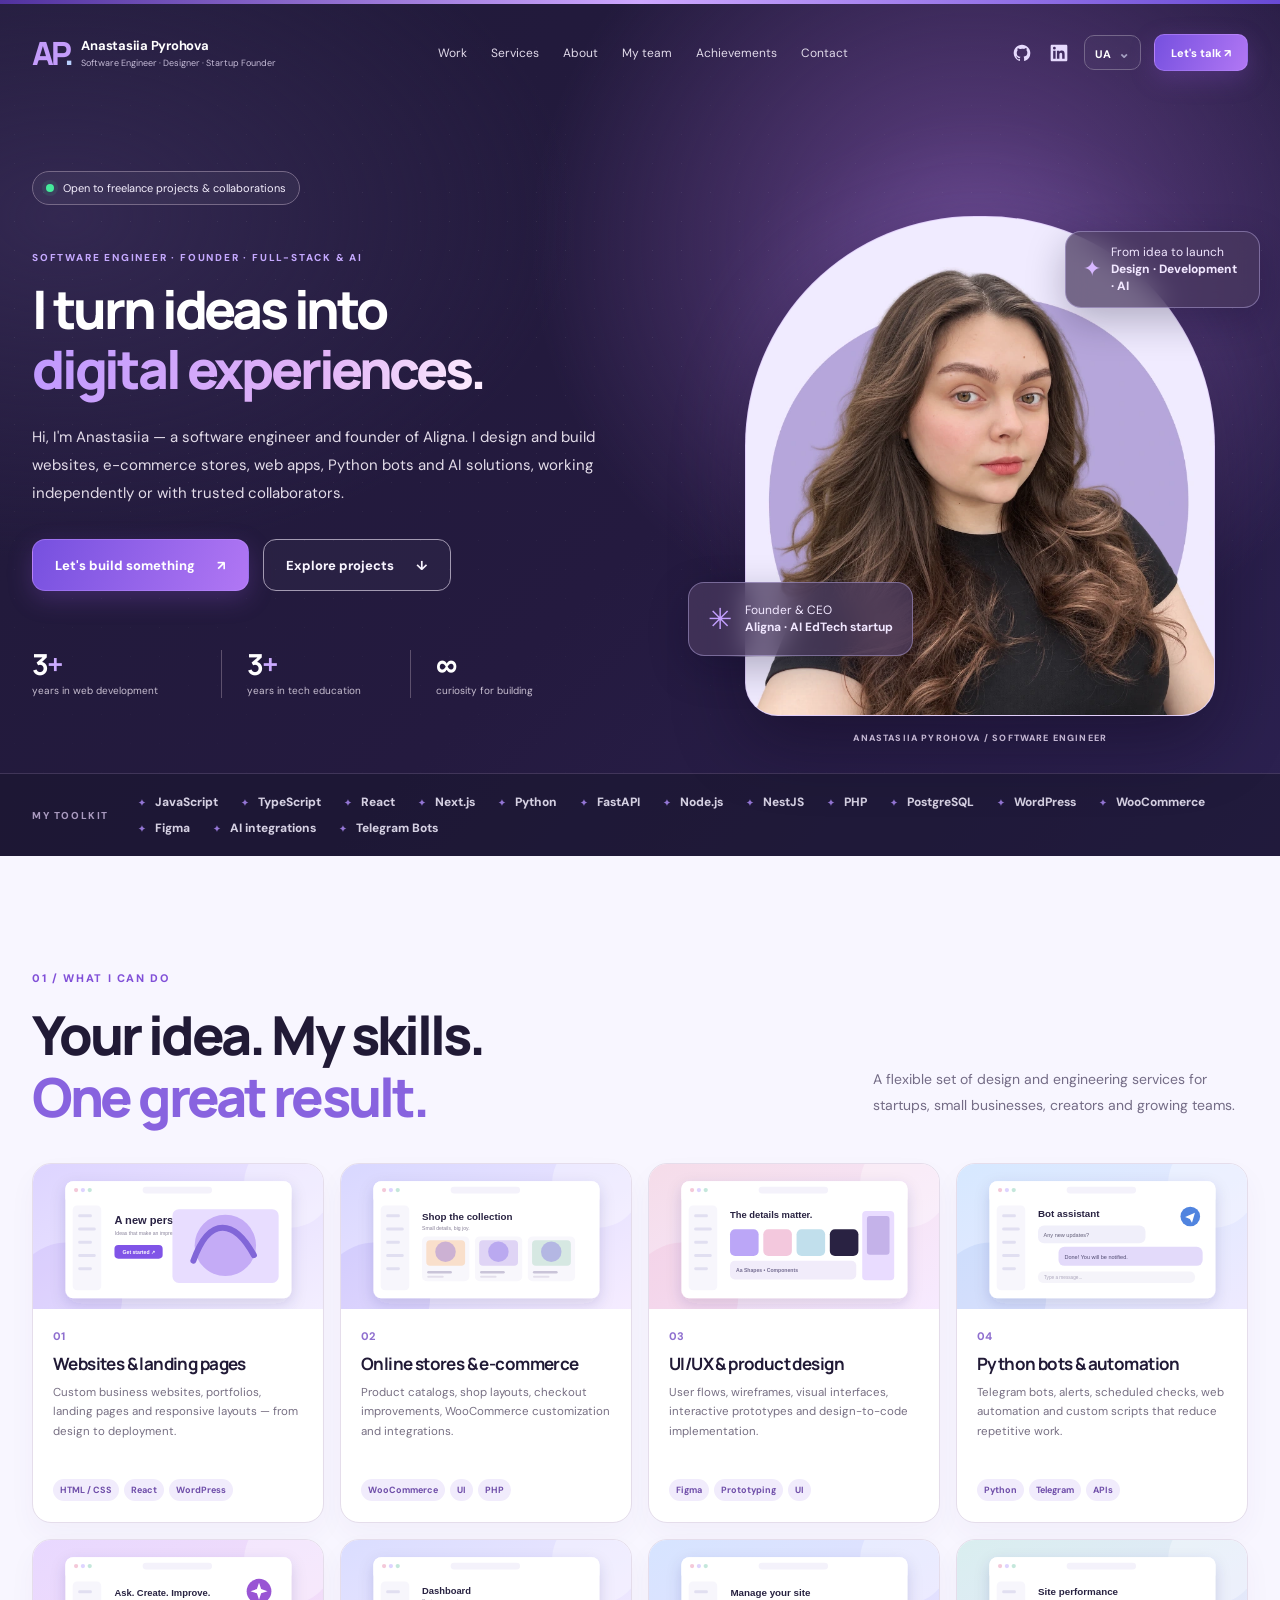
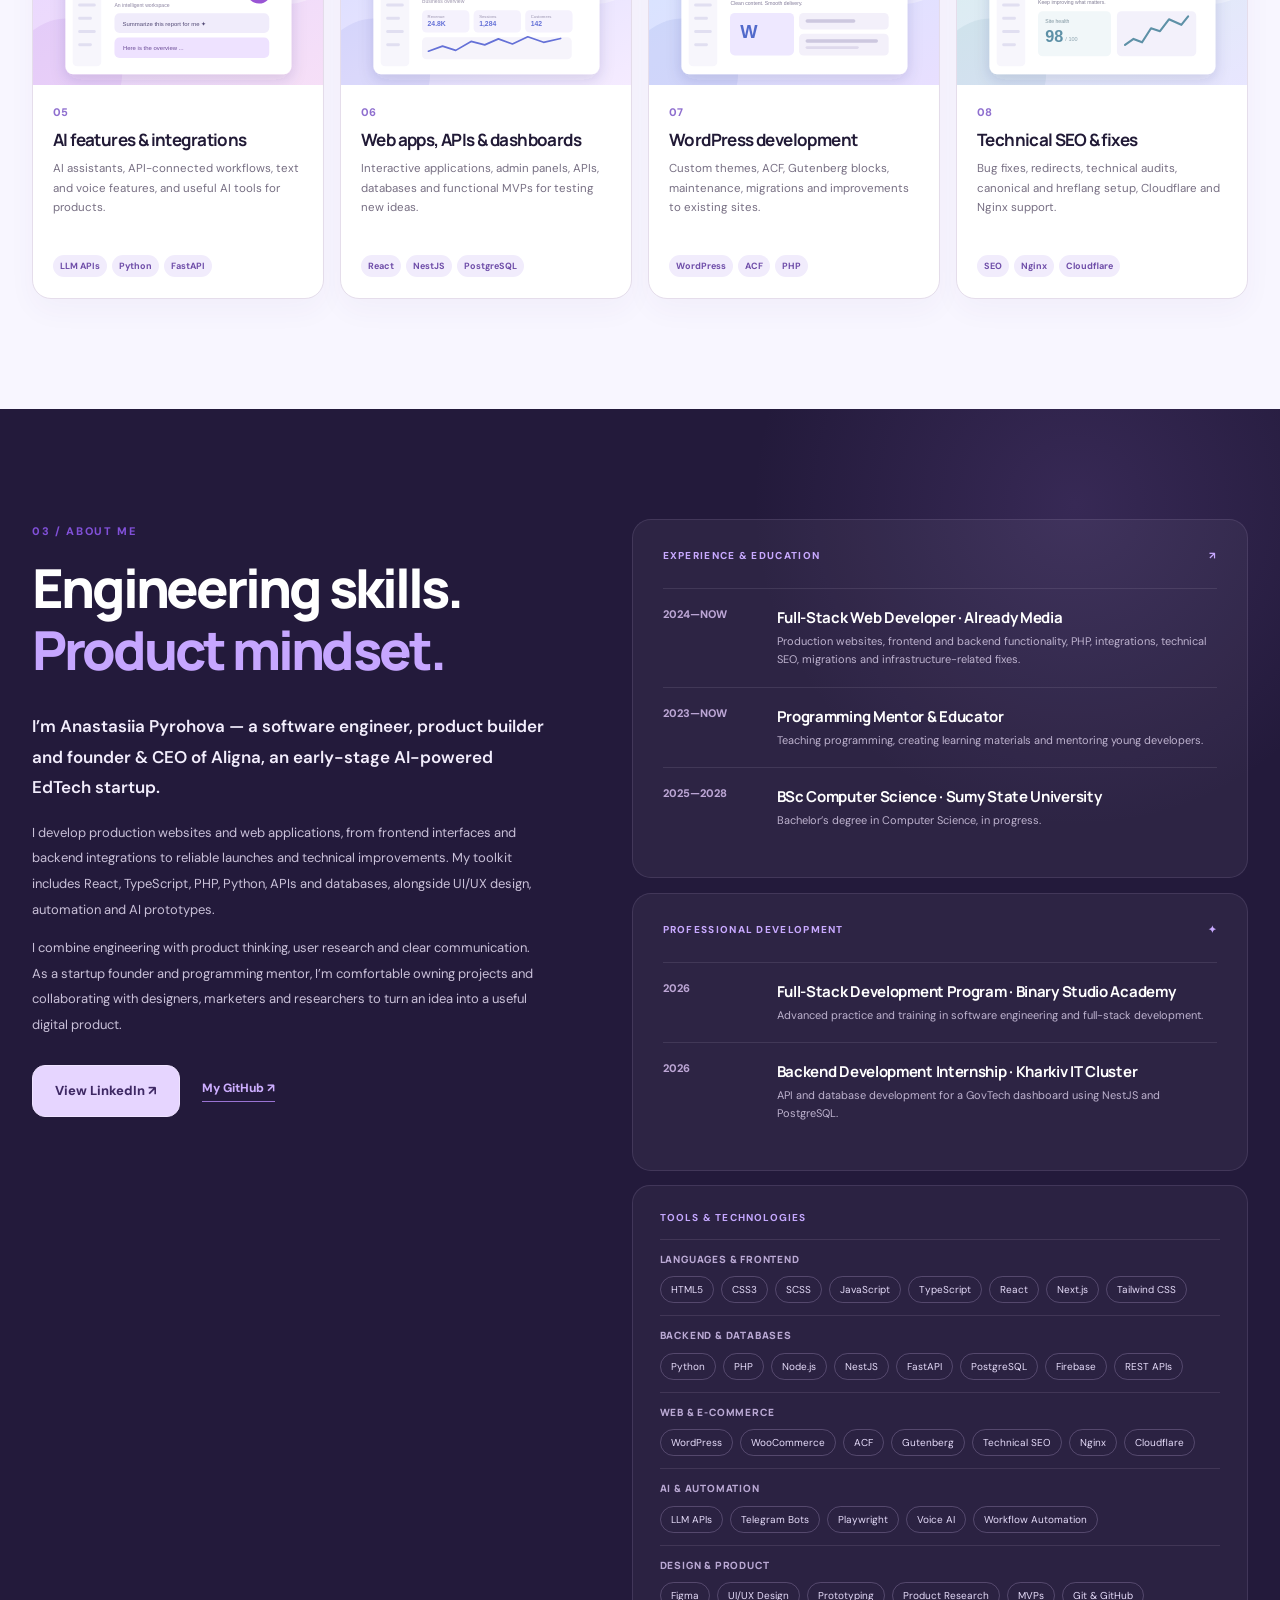
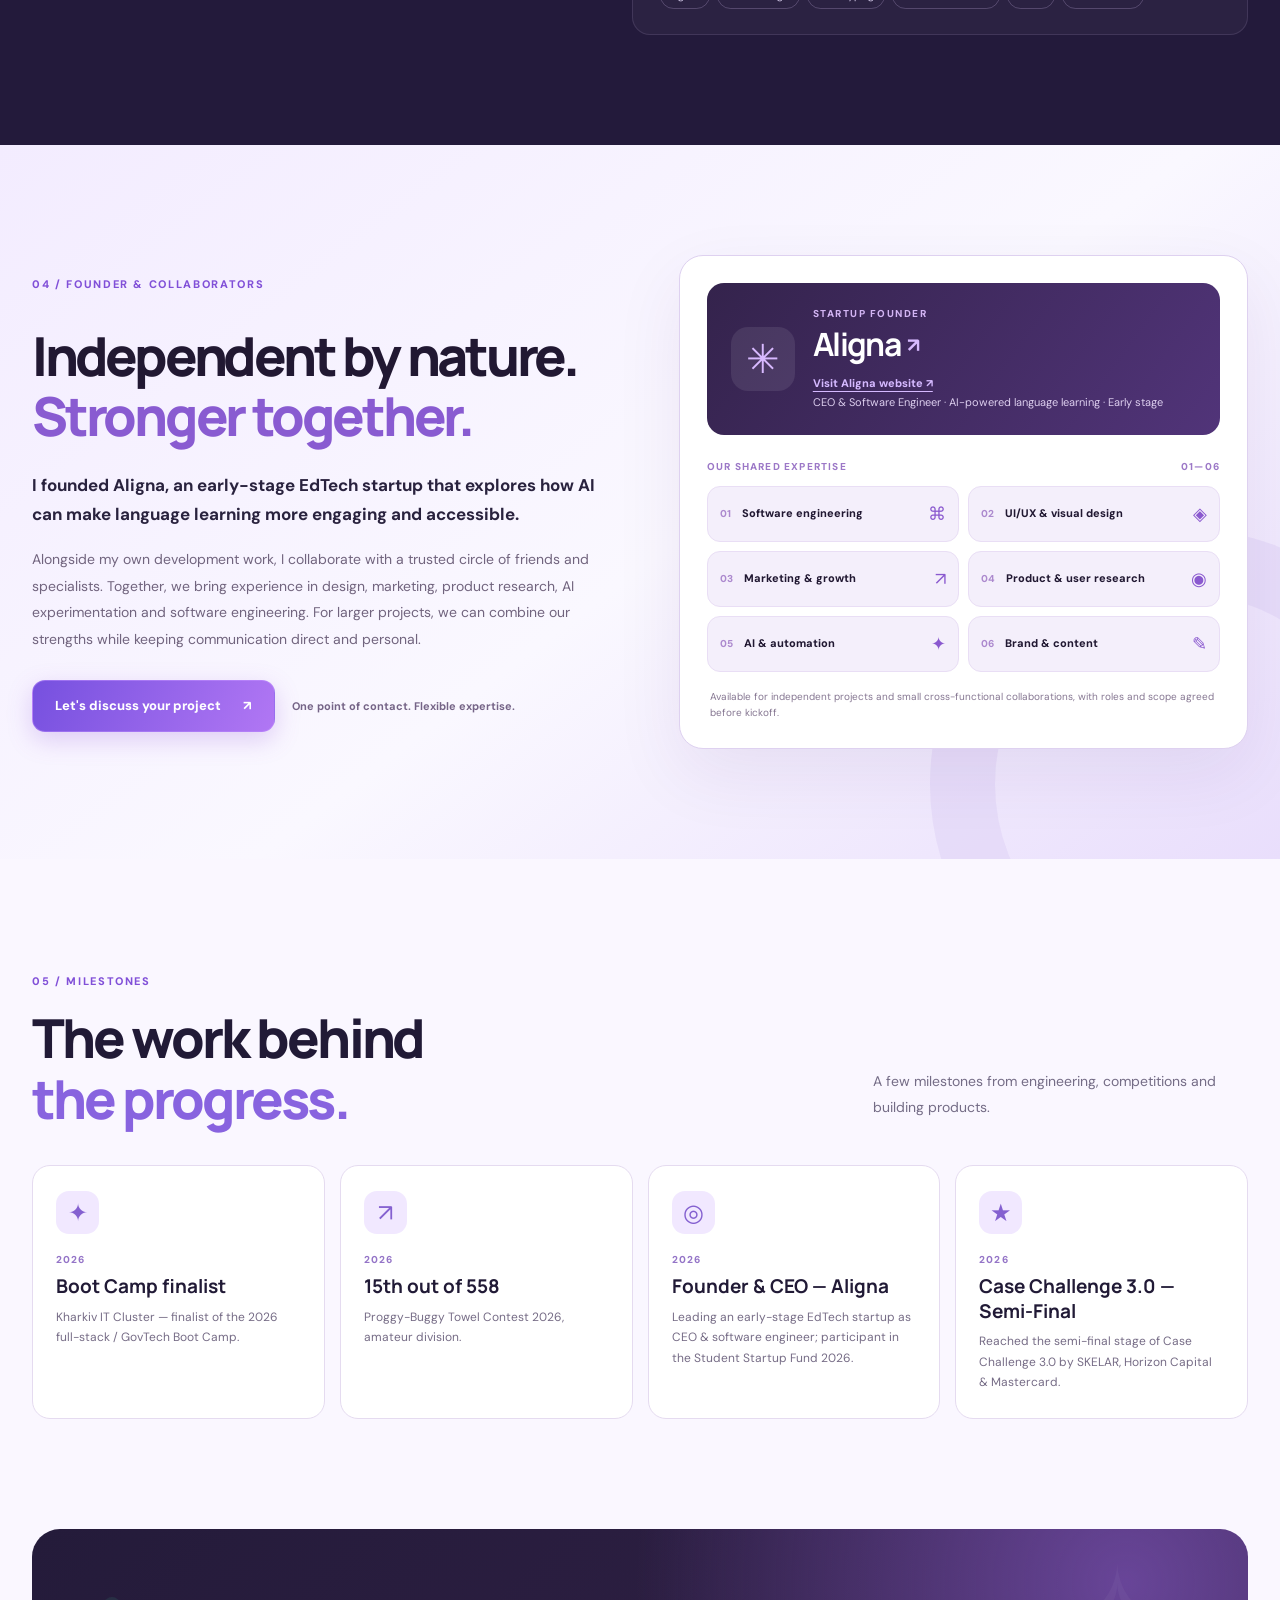
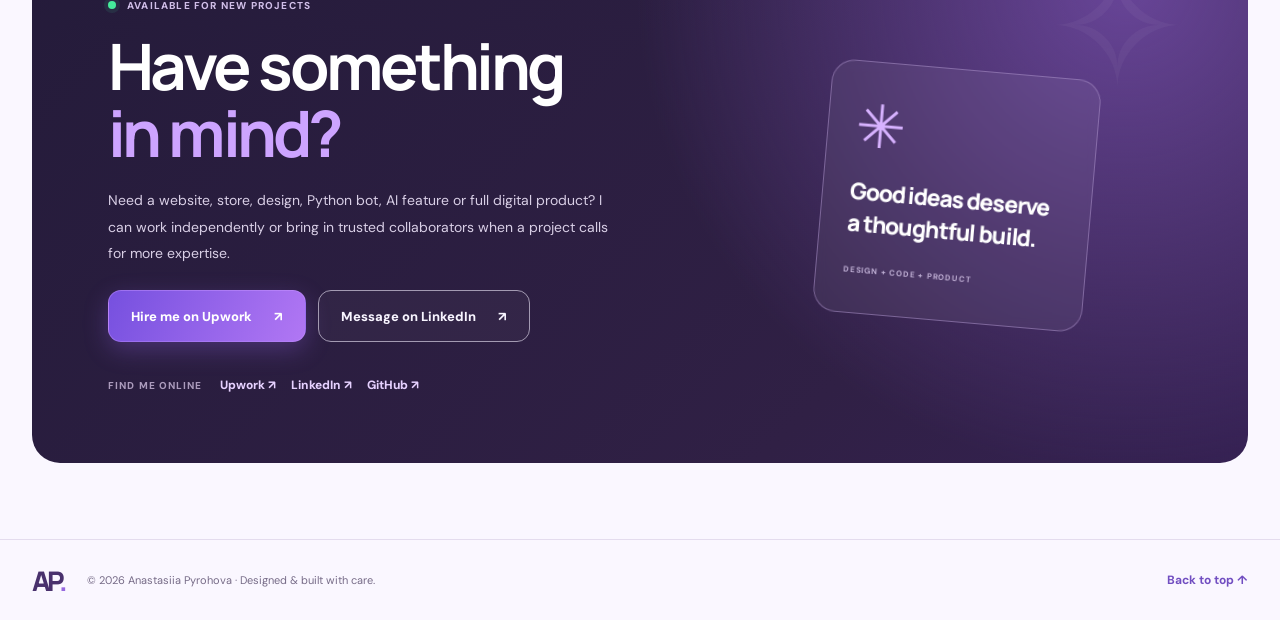
<file: index.html>
<!DOCTYPE html>

<html lang="en">
<head>
    <meta charset="utf-8"/>
    <meta content="width=device-width, initial-scale=1.0" name="viewport"/>
    <meta content="#201a39" name="theme-color"/>
    <meta content="Full-stack development, websites, e-commerce, UI/UX design, Python and Telegram bots, AI integrations and MVPs. Hire Anastasiia Pyrohova on Upwork." name="description"/>
    <meta content="Anastasiia Pyrohova — Developer, Designer &amp; Product Builder" property="og:title"/>
    <meta content="Websites, e-commerce, Python bots, UI/UX design, AI and web applications — thoughtful digital solutions from idea to launch." property="og:description"/>
    <meta content="website" property="og:type"/>
    <meta content="https://nastia-pyrohova.github.io/assets/og-cover.png" property="og:image"/>
    <link href="assets/favicon.svg" rel="icon" type="image/svg+xml"/>
    <link href="https://fonts.googleapis.com" rel="preconnect"/>
    <link crossorigin="" href="https://fonts.gstatic.com" rel="preconnect"/>
    <link href="https://fonts.googleapis.com/css2?family=DM+Sans:wght@400;500;600;700;800&amp;family=Manrope:wght@400;500;600;700;800&amp;display=swap" rel="stylesheet"/>
    <link href="styles.css?v=3" rel="stylesheet"/>
    <script defer="" src="site-config.js"></script>
    <script defer="" src="projects.js"></script>
    <script defer="" src="script.js"></script>
    <title>Anastasiia Pyrohova — Software Engineer, Designer &amp; Startup Founder</title>
    <link href="https://nastia-pyrohova.github.io/" rel="canonical"/><meta content="https://nastia-pyrohova.github.io/" property="og:url"/></head>
<body>
<a class="skip-link" href="#main">Skip to content</a>
<div class="top-accent"></div>
<div class="dark-top" id="top">
    <header class="site-header wrap">
        <a aria-label="Anastasiia Pyrohova, home" class="brand" href="#top">
            <span class="brand-symbol">AP<span>.</span></span>
            <span class="brand-meta"><b>Anastasiia Pyrohova</b><small data-i18n="brandSubtitle">Software Engineer · Designer · Startup Founder</small></span>
        </a>
        <nav aria-label="Primary navigation" class="nav desktop-nav">
            <a data-i18n="navWork" href="#work">Work</a><a data-i18n="navServices" href="#services">Services</a><a data-i18n="navAbout" href="#about">About</a><a data-i18n="navTeam" href="#team">My team</a><a data-i18n="navWins" href="#achievements">Achievements</a><a data-i18n="navContact" href="#contact">Contact</a>
        </nav>
        <div class="header-right">
            <a aria-label="GitHub" class="social-icon desktop-social github-link" href="https://github.com/Nastia-Pyrohova" rel="noopener noreferrer" target="_blank"><svg aria-hidden="true" viewbox="0 0 24 24"><path d="M12 2C6.48 2 2 6.48 2 12c0 4.42 2.87 8.17 6.84 9.49.5.09.68-.21.68-.48v-1.68c-2.78.6-3.37-1.18-3.37-1.18-.45-1.15-1.11-1.46-1.11-1.46-.91-.62.07-.61.07-.61 1.01.07 1.54 1.04 1.54 1.04.9 1.53 2.37 1.09 2.95.83.09-.65.35-1.09.64-1.34-2.22-.25-4.55-1.11-4.55-4.94 0-1.09.39-1.99 1.03-2.69-.1-.25-.45-1.28.1-2.66 0 0 .84-.27 2.75 1.03A9.62 9.62 0 0 1 12 6.8c.85 0 1.71.11 2.51.34 1.91-1.3 2.75-1.03 2.75-1.03.55 1.38.2 2.41.1 2.66.64.7 1.03 1.6 1.03 2.69 0 3.84-2.34 4.68-4.57 4.93.36.31.68.92.68 1.85v2.77c0 .27.18.58.69.48A10.01 10.01 0 0 0 22 12c0-5.52-4.48-10-10-10Z" fill="currentColor"></path></svg></a>
            <a aria-label="LinkedIn" class="social-icon desktop-social linkedin-link" href="https://www.linkedin.com/in/anastasiia-pyrohova/" rel="noopener noreferrer" target="_blank"><svg aria-hidden="true" viewbox="0 0 24 24"><path d="M20.45 2H3.55C2.69 2 2 2.68 2 3.52v16.96c0 .84.69 1.52 1.55 1.52h16.9c.86 0 1.55-.68 1.55-1.52V3.52c0-.84-.69-1.52-1.55-1.52ZM7.93 18.75H4.98V9.2h2.95v9.55ZM6.45 7.9a1.7 1.7 0 1 1 0-3.4 1.7 1.7 0 0 1 0 3.4ZM18.75 18.75H15.8V14.1c0-1.11-.02-2.53-1.54-2.53-1.54 0-1.78 1.2-1.78 2.45v4.73H9.53V9.2h2.83v1.3h.04c.39-.74 1.36-1.53 2.79-1.53 2.98 0 3.56 1.97 3.56 4.54v5.24Z" fill="currentColor"></path></svg></a>
            <button aria-label="Switch language" class="lang-toggle" id="lang-toggle" type="button">UA <span>⌄</span></button>
            <a class="button button-compact button-primary header-cta" data-i18n="navHire" href="#contact">Let's talk ↗</a>
            <button aria-controls="mobile-nav" aria-expanded="false" aria-label="Open navigation" class="menu-toggle" id="menu-toggle" type="button"><span></span><span></span></button>
        </div>
    </header>
    <nav aria-label="Mobile navigation" class="mobile-nav wrap" hidden="" id="mobile-nav">
        <a data-i18n="navWork" href="#work">Work</a><a data-i18n="navServices" href="#services">Services</a><a data-i18n="navAbout" href="#about">About</a><a data-i18n="navTeam" href="#team">My team</a><a data-i18n="navWins" href="#achievements">Achievements</a><a data-i18n="navContact" href="#contact">Contact</a>
    </nav>
    <main id="main">
        <section aria-labelledby="hero-title" class="hero wrap">
            <div class="hero-copy">
                <div class="availability"><span class="live-dot"></span><span data-i18n="availability">Open to freelance projects &amp; collaborations</span></div>
                <p class="hero-overline" data-i18n="heroOverline">SOFTWARE ENGINEER · FOUNDER · FULL-STACK &amp; AI</p>
                <h1 id="hero-title"><span data-i18n="heroTitle1">I turn ideas into</span><br/><span class="gradient-title" data-i18n="heroTitle2">digital experiences.</span></h1>
                <p class="hero-lead" data-i18n="heroLead">Hi, I'm Anastasiia — a software engineer and founder of Aligna. I design and build websites, e-commerce stores, web apps, Python bots and AI solutions, working independently or with trusted collaborators.</p>
                <div class="hero-actions"><a class="button button-primary" href="#contact"><span data-i18n="heroCta">Let's build something</span><span aria-hidden="true">↗</span></a><a class="button button-outline" href="#work"><span data-i18n="heroSecondary">Explore projects</span><span aria-hidden="true">↓</span></a></div>
                <div class="hero-proof"><div><b>3<span>+</span></b><span data-i18n="heroMetric1">years in web development</span></div><div><b>3<span>+</span></b><span data-i18n="heroMetric2">years in tech education</span></div><div><b>∞</b><span data-i18n="heroMetric3">curiosity for building</span></div></div>
            </div>
            <div class="hero-image-col">
                <div class="hero-image-glow"></div>
                <div class="hero-image-frame"><img alt="Portrait of Anastasiia Pyrohova" fetchpriority="high" height="800" src="assets/anastasiia-portrait.webp" width="800"/></div>
                <div class="hero-sticker sticker-top"><span aria-hidden="true" class="sticker-mark">✦</span><span data-i18n="heroStickerTop">From idea to launch<br/><b>Design · Development · AI</b></span></div>
                <div class="hero-sticker sticker-bottom"><span aria-hidden="true" class="small-spark">✳</span><span data-i18n="heroSticker">Founder &amp; CEO<br/><b>Aligna · AI EdTech startup</b></span></div>
                <div class="photo-caption" data-i18n="photoCaption">ANASTASIIA PYROHOVA / SOFTWARE ENGINEER</div>
            </div>
        </section>
        <div aria-label="Technologies and specialties" class="tech-ticker"><div class="wrap tech-ticker-inner"><span class="ticker-label" data-i18n="stackLabel">MY TOOLKIT</span><div class="ticker-items"><span>JavaScript</span><span>TypeScript</span><span>React</span><span>Next.js</span><span>Python</span><span>FastAPI</span><span>Node.js</span><span>NestJS</span><span>PHP</span><span>PostgreSQL</span><span>WordPress</span><span>WooCommerce</span><span>Figma</span><span>AI integrations</span><span>Telegram Bots</span></div></div></div>
    </main></div>
<section aria-labelledby="services-title" class="section section-light services-section" id="services">
    <div class="wrap">
        <div class="section-heading"><div><span class="section-index" data-i18n="servicesIndex">01 / WHAT I CAN DO</span><h2 data-i18n="servicesTitle" id="services-title">Your idea. My skills.<br/><em>One great result.</em></h2></div><p data-i18n="servicesLead">A flexible set of design and engineering services for startups, small businesses, creators and growing teams.</p></div>
        <div class="services-grid">
            <article class="service-card"><img alt="Illustration of a modern website interface" loading="lazy" src="assets/services/websites.svg"/><div class="service-body"><div class="service-num">01</div><h3 data-i18n="s1Title">Websites &amp; landing pages</h3><p data-i18n="s1Desc">Custom business websites, portfolios, landing pages and responsive layouts — from design to deployment.</p><div class="mini-tags"><span>HTML / CSS</span><span>React</span><span>WordPress</span></div></div></article>
            <article class="service-card"><img alt="Illustration of an online shop" loading="lazy" src="assets/services/ecommerce.svg"/><div class="service-body"><div class="service-num">02</div><h3 data-i18n="s2Title">Online stores &amp; e-commerce</h3><p data-i18n="s2Desc">Product catalogs, shop layouts, checkout improvements, WooCommerce customization and integrations.</p><div class="mini-tags"><span>WooCommerce</span><span>UI</span><span>PHP</span></div></div></article>
            <article class="service-card"><img alt="Illustration of user interface design" loading="lazy" src="assets/services/design.svg"/><div class="service-body"><div class="service-num">03</div><h3 data-i18n="s3Title">UI/UX &amp; product design</h3><p data-i18n="s3Desc">User flows, wireframes, visual interfaces, interactive prototypes and design-to-code implementation.</p><div class="mini-tags"><span>Figma</span><span>Prototyping</span><span>UI</span></div></div></article>
            <article class="service-card"><img alt="Illustration of Python Telegram bot messaging" loading="lazy" src="assets/services/bots.svg"/><div class="service-body"><div class="service-num">04</div><h3 data-i18n="s4Title">Python bots &amp; automation</h3><p data-i18n="s4Desc">Telegram bots, alerts, scheduled checks, web automation and custom scripts that reduce repetitive work.</p><div class="mini-tags"><span>Python</span><span>Telegram</span><span>APIs</span></div></div></article>
            <article class="service-card"><img alt="Illustration of artificial intelligence integration" loading="lazy" src="assets/services/ai.svg"/><div class="service-body"><div class="service-num">05</div><h3 data-i18n="s5Title">AI features &amp; integrations</h3><p data-i18n="s5Desc">AI assistants, API-connected workflows, text and voice features, and useful AI tools for products.</p><div class="mini-tags"><span>LLM APIs</span><span>Python</span><span>FastAPI</span></div></div></article>
            <article class="service-card"><img alt="Illustration of an analytics web application" loading="lazy" src="assets/services/apps.svg"/><div class="service-body"><div class="service-num">06</div><h3 data-i18n="s6Title">Web apps, APIs &amp; dashboards</h3><p data-i18n="s6Desc">Interactive applications, admin panels, APIs, databases and functional MVPs for testing new ideas.</p><div class="mini-tags"><span>React</span><span>NestJS</span><span>PostgreSQL</span></div></div></article>
            <article class="service-card"><img alt="Illustration of site content management" loading="lazy" src="assets/services/wordpress.svg"/><div class="service-body"><div class="service-num">07</div><h3 data-i18n="s7Title">WordPress development</h3><p data-i18n="s7Desc">Custom themes, ACF, Gutenberg blocks, maintenance, migrations and improvements to existing sites.</p><div class="mini-tags"><span>WordPress</span><span>ACF</span><span>PHP</span></div></div></article>
            <article class="service-card"><img alt="Illustration of SEO and performance improvements" loading="lazy" src="assets/services/seo.svg"/><div class="service-body"><div class="service-num">08</div><h3 data-i18n="s8Title">Technical SEO &amp; fixes</h3><p data-i18n="s8Desc">Bug fixes, redirects, technical audits, canonical and hreflang setup, Cloudflare and Nginx support.</p><div class="mini-tags"><span>SEO</span><span>Nginx</span><span>Cloudflare</span></div></div></article>
        </div>
    </div>
</section>
<section aria-labelledby="work-title" class="section section-work" id="work"><div class="wrap">
    <div class="section-heading section-heading-work"><div><span class="section-index" data-i18n="workIndex">02 / SELECTED WORK</span><h2 data-i18n="workTitle" id="work-title">Selected Work &amp;<br/><em>Projects.</em></h2></div><p data-i18n="workLead">A space for my recent work: websites, design, stores, Python bots, AI and applications. New case studies will be added here.</p></div>
    <div aria-label="Filter projects" class="filter-list" id="project-filters"><button aria-pressed="true" class="filter-btn is-active" data-filter="all" data-i18n="filterAll" type="button">All</button><button aria-pressed="false" class="filter-btn" data-filter="web" data-i18n="filterWeb" type="button">Web &amp; apps</button><button aria-pressed="false" class="filter-btn" data-filter="commerce" data-i18n="filterStores" type="button">Stores</button><button aria-pressed="false" class="filter-btn" data-filter="design" data-i18n="filterDesign" type="button">Design</button><button aria-pressed="false" class="filter-btn" data-filter="automation" data-i18n="filterBots" type="button">Bots &amp; AI</button></div>
    <div aria-live="polite" class="projects-grid" id="projects-grid"></div>
    <p class="work-footnote" data-i18n="workFootnote">Selected case studies are being prepared. Contact me if you would like to discuss relevant examples of my work.</p>
</div></section>
<section aria-labelledby="about-title" class="section section-about" id="about"><div class="wrap about-layout">
    <div class="about-left"><span class="section-index" data-i18n="aboutIndex">03 / ABOUT ME</span><h2 data-i18n="aboutTitle" id="about-title">Engineering skills.<br/><em>Product mindset.</em></h2><p class="about-strong" data-i18n="aboutLead">I’m Anastasiia Pyrohova — a software engineer, product builder and founder &amp; CEO of Aligna, an early-stage AI-powered EdTech startup.</p><p data-i18n="aboutText">I develop production websites and web applications, from frontend interfaces and backend integrations to reliable launches and technical improvements. My toolkit includes React, TypeScript, PHP, Python, APIs and databases, alongside UI/UX design, automation and AI prototypes.</p><p data-i18n="aboutText2">I combine engineering with product thinking, user research and clear communication. As a startup founder and programming mentor, I’m comfortable owning projects and collaborating with designers, marketers and researchers to turn an idea into a useful digital product.</p><div class="about-actions"><a class="button button-soft" data-i18n="aboutLinkedIn" href="https://www.linkedin.com/in/anastasiia-pyrohova/" id="about-linkedin" rel="noopener noreferrer" target="_blank">View LinkedIn ↗</a><a class="inline-link github-link" data-i18n="aboutGithub" href="https://github.com/Nastia-Pyrohova" rel="noopener noreferrer" target="_blank">My GitHub ↗</a></div></div>
    <div class="about-right"><div class="about-card"><div class="about-card-top"><span data-i18n="experienceTitle">EXPERIENCE &amp; EDUCATION</span><span>↗</span></div><div class="timeline">
        <div class="timeline-row"><span>2024—NOW</span><div><h3 data-i18n="timeline1Title">Full-Stack Web Developer · Already Media</h3><p data-i18n="timeline1Text">Production websites, frontend and backend functionality, PHP, integrations, technical SEO, migrations and infrastructure-related fixes.</p></div></div>
        <div class="timeline-row"><span>2023—NOW</span><div><h3 data-i18n="timeline3Title">Programming Mentor &amp; Educator</h3><p data-i18n="timeline3Text">Teaching programming, creating learning materials and mentoring young developers.</p></div></div>
        <div class="timeline-row"><span>2025—2028</span><div><h3 data-i18n="timeline4Title">BSc Computer Science · Sumy State University</h3><p data-i18n="timeline4Text">Bachelor’s degree in Computer Science, in progress.</p></div></div>
    </div></div><div class="about-card training-card">
        <div class="about-card-top"><span data-i18n="trainingTitle">PROFESSIONAL DEVELOPMENT</span><span aria-hidden="true">✦</span></div>
        <div class="timeline">
            <div class="timeline-row"><span>2026</span><div><h3 data-i18n="training1Title">Full-Stack Development Program · Binary Studio Academy</h3><p data-i18n="training1Text">Advanced practice and training in software engineering and full-stack development.</p></div></div>
            <div class="timeline-row"><span>2026</span><div><h3 data-i18n="training2Title">Backend Development Internship · Kharkiv IT Cluster</h3><p data-i18n="training2Text">API and database development for a GovTech dashboard using NestJS and PostgreSQL.</p></div></div>
        </div>
    </div><div class="about-tech-card">
        <b data-i18n="aboutToolkit">TOOLS &amp; TECHNOLOGIES</b>
        <div class="toolkit-group"><h3 data-i18n="skillGroup1">LANGUAGES &amp; FRONTEND</h3><div class="toolkit-chips"><span>HTML5</span><span>CSS3</span><span>SCSS</span><span>JavaScript</span><span>TypeScript</span><span>React</span><span>Next.js</span><span>Tailwind CSS</span></div></div>
        <div class="toolkit-group"><h3 data-i18n="skillGroup2">BACKEND &amp; DATABASES</h3><div class="toolkit-chips"><span>Python</span><span>PHP</span><span>Node.js</span><span>NestJS</span><span>FastAPI</span><span>PostgreSQL</span><span>Firebase</span><span>REST APIs</span></div></div>
        <div class="toolkit-group"><h3 data-i18n="skillGroup3">WEB &amp; E-COMMERCE</h3><div class="toolkit-chips"><span>WordPress</span><span>WooCommerce</span><span>ACF</span><span>Gutenberg</span><span>Technical SEO</span><span>Nginx</span><span>Cloudflare</span></div></div>
        <div class="toolkit-group"><h3 data-i18n="skillGroup4">AI &amp; AUTOMATION</h3><div class="toolkit-chips"><span>LLM APIs</span><span>Telegram Bots</span><span>Playwright</span><span>Voice AI</span><span>Workflow Automation</span></div></div>
        <div class="toolkit-group"><h3 data-i18n="skillGroup5">DESIGN &amp; PRODUCT</h3><div class="toolkit-chips"><span>Figma</span><span>UI/UX Design</span><span>Prototyping</span><span>Product Research</span><span>MVPs</span><span>Git &amp; GitHub</span></div></div>
    </div></div>
</div></section>
<section aria-labelledby="team-title" class="section section-team" id="team">
    <div class="wrap team-layout">
        <div class="team-intro">
            <span class="section-index" data-i18n="teamIndex">04 / FOUNDER &amp; COLLABORATORS</span>
            <h2 data-i18n="teamTitle" id="team-title">Independent by nature.<br/><em>Stronger together.</em></h2>
            <p class="team-lead" data-i18n="teamLead">I founded Aligna, an early-stage EdTech startup that explores how AI can make language learning more engaging and accessible.</p>
            <p data-i18n="teamBody">Alongside my own development work, I collaborate with a trusted circle of friends and specialists. Together, we bring experience in design, marketing, product research, AI experimentation and software engineering. For larger projects, we can combine our strengths while keeping communication direct and personal.</p>
            <div class="team-actions"><a class="button button-primary" href="#contact"><span data-i18n="teamCta">Let's discuss your project</span><span aria-hidden="true">↗</span></a><span class="team-note" data-i18n="teamNote">One point of contact. Flexible expertise.</span></div>
        </div>
        <div class="team-visual">
            <div class="founder-headline"><span class="founder-mark">✳</span><div><span class="founder-eyebrow" data-i18n="founderLabel">STARTUP FOUNDER</span><h3><a aria-label="Visit the Aligna startup website" class="aligna-link" href="https://aligna.com.ua/" rel="noopener noreferrer" target="_blank">Aligna <span aria-hidden="true">↗</span></a></h3><a class="founder-visit" data-i18n="founderVisit" href="https://aligna.com.ua/" rel="noopener noreferrer" target="_blank">Visit Aligna website ↗</a><p data-i18n="founderDesc">CEO &amp; Software Engineer · AI-powered language learning · Early stage</p></div></div>
            <div class="team-panel-head"><span data-i18n="teamCapabilities">OUR SHARED EXPERTISE</span><span>01—06</span></div>
            <div class="team-expertise">
                <div><span>01</span><b data-i18n="cap1">Software engineering</b><span class="team-icon">⌘</span></div>
                <div><span>02</span><b data-i18n="cap2">UI/UX &amp; visual design</b><span class="team-icon">◈</span></div>
                <div><span>03</span><b data-i18n="cap3">Marketing &amp; growth</b><span class="team-icon">↗</span></div>
                <div><span>04</span><b data-i18n="cap4">Product &amp; user research</b><span class="team-icon">◉</span></div>
                <div><span>05</span><b data-i18n="cap5">AI &amp; automation</b><span class="team-icon">✦</span></div>
                <div><span>06</span><b data-i18n="cap6">Brand &amp; content</b><span class="team-icon">✎</span></div>
            </div>
            <p class="team-disclosure" data-i18n="teamDisclosure">Available for independent projects and small cross-functional collaborations, with roles and scope agreed before kickoff.</p>
        </div>
    </div>
</section><section aria-labelledby="wins-title" class="section section-achievements" id="achievements"><div class="wrap">
    <div class="section-heading"><div><span class="section-index" data-i18n="winsIndex">05 / MILESTONES</span><h2 data-i18n="winsTitle" id="wins-title">The work behind<br/><em>the progress.</em></h2></div><p data-i18n="winsLead">A few milestones from engineering, competitions and building products.</p></div>
    <div class="achievement-grid"><article class="achievement-card"><span class="achievement-icon">✦</span><span class="achievement-year">2026</span><h3 data-i18n="win1Title">Boot Camp finalist</h3><p data-i18n="win1Desc">Kharkiv IT Cluster — finalist of the 2026 full-stack / GovTech Boot Camp.</p></article><article class="achievement-card"><span class="achievement-icon">↗</span><span class="achievement-year">2026</span><h3 data-i18n="win2Title">15th out of 558</h3><p data-i18n="win2Desc">Proggy-Buggy Towel Contest 2026, amateur division.</p></article><article class="achievement-card"><span class="achievement-icon">◎</span><span class="achievement-year">2026</span><h3 data-i18n="win3Title">Founder &amp; CEO — Aligna</h3><p data-i18n="win3Desc">Leading an early-stage EdTech startup as CEO &amp; software engineer; participant in the Student Startup Fund 2026.</p></article><article class="achievement-card"><span class="achievement-icon">★</span><span class="achievement-year">2026</span><h3 data-i18n="win4Title">Case Challenge 3.0 — Semi-Final</h3><p data-i18n="win4Desc">Reached the semi-final stage of Case Challenge 3.0 by SKELAR, Horizon Capital &amp; Mastercard.</p></article></div>
</div></section>
<section aria-labelledby="contact-title" class="section contact-wrap" id="contact"><div class="wrap"><div class="contact-panel"><div class="contact-copy"><span class="contact-eyebrow"><span class="live-dot"></span><span data-i18n="contactEyebrow">AVAILABLE FOR NEW PROJECTS</span></span><h2 data-i18n="contactTitle" id="contact-title">Have something<br/><em>in mind?</em></h2><p data-i18n="contactText">Need a website, store, design, Python bot, AI feature or full digital product? I can work independently or bring in trusted collaborators when a project calls for more expertise.</p><div class="contact-buttons"><a class="button button-primary" href="https://www.upwork.com/freelancers/~010f31c7f04f16416d?mp_source=share" id="contact-upwork" rel="noopener noreferrer" target="_blank"><span data-i18n="contactUpwork">Hire me on Upwork</span><span aria-hidden="true">↗</span></a><a class="button button-outline" href="https://www.linkedin.com/in/anastasiia-pyrohova/" id="contact-linkedin" rel="noopener noreferrer" target="_blank"><span data-i18n="contactLinkedIn">Message on LinkedIn</span><span aria-hidden="true">↗</span></a></div><div class="contact-other"><span data-i18n="contactFind">FIND ME ONLINE</span><a class="upwork-link" href="https://www.upwork.com/freelancers/~010f31c7f04f16416d?mp_source=share" rel="noopener noreferrer" target="_blank">Upwork ↗</a><a class="linkedin-link" href="https://www.linkedin.com/in/anastasiia-pyrohova/" rel="noopener noreferrer" target="_blank">LinkedIn ↗</a><a class="github-link" href="https://github.com/Nastia-Pyrohova" rel="noopener noreferrer" target="_blank">GitHub ↗</a><a hidden="" href="#contact" id="contact-email-link">Email ↗</a></div></div>
    <div class="contact-form-card" hidden="" id="contact-form-card"><div class="contact-form-label" data-i18n="formLabel">QUICK PROJECT INQUIRY</div><form id="contact-form"><div class="form-row"><label data-i18n="formName" for="client-name">Your name</label><input autocomplete="name" id="client-name" maxlength="100" name="name" required=""/></div><div class="form-row"><label data-i18n="formEmail" for="client-email">Your email</label><input autocomplete="email" id="client-email" maxlength="200" name="email" required="" type="email"/></div><div class="form-row"><label data-i18n="formService" for="client-service">What do you need?</label><select id="client-service" name="service" required=""><option data-i18n="formChoose" value="">Choose a service</option><option data-i18n="formS1" value="Website / landing page">Website / landing page</option><option data-i18n="formS2" value="Online store">Online store</option><option data-i18n="formS3" value="UI/UX design">UI/UX design</option><option data-i18n="formS4" value="Python bot / automation">Python bot / automation</option><option data-i18n="formS5" value="AI integration">AI integration</option><option data-i18n="formS6" value="Web app / API">Web app / API</option><option data-i18n="formS7" value="WordPress / technical SEO">WordPress / technical SEO</option><option data-i18n="formOther" value="Something else">Something else</option></select></div><div class="form-row"><label data-i18n="formMessage" for="client-message">A few words about your project</label><textarea id="client-message" maxlength="3000" name="message" required="" rows="4"></textarea></div><button class="button button-primary form-button" type="submit"><span data-i18n="formSubmit">Compose email</span><span>↗</span></button><p class="form-note" data-i18n="formNote">Opens your email app with a ready-to-send message. Nothing is stored on this site.</p></form></div>
    <div aria-hidden="true" class="contact-side-note" id="contact-side-note"><span>✳</span><div data-i18n="contactSideNote">Good ideas deserve<br/>a thoughtful build.</div><small>DESIGN + CODE + PRODUCT</small></div>
</div></div></section>
<footer class="site-footer"><div class="wrap footer-inner"><a class="footer-logo" href="#top">AP<span>.</span></a><span>© <span id="copyright-year">2026</span> Anastasiia Pyrohova <span data-i18n="footerText">· Designed &amp; built with care.</span></span><a class="footer-top" data-i18n="footerBack" href="#top">Back to top ↑</a></div></footer>
</body>
</html>
</file>
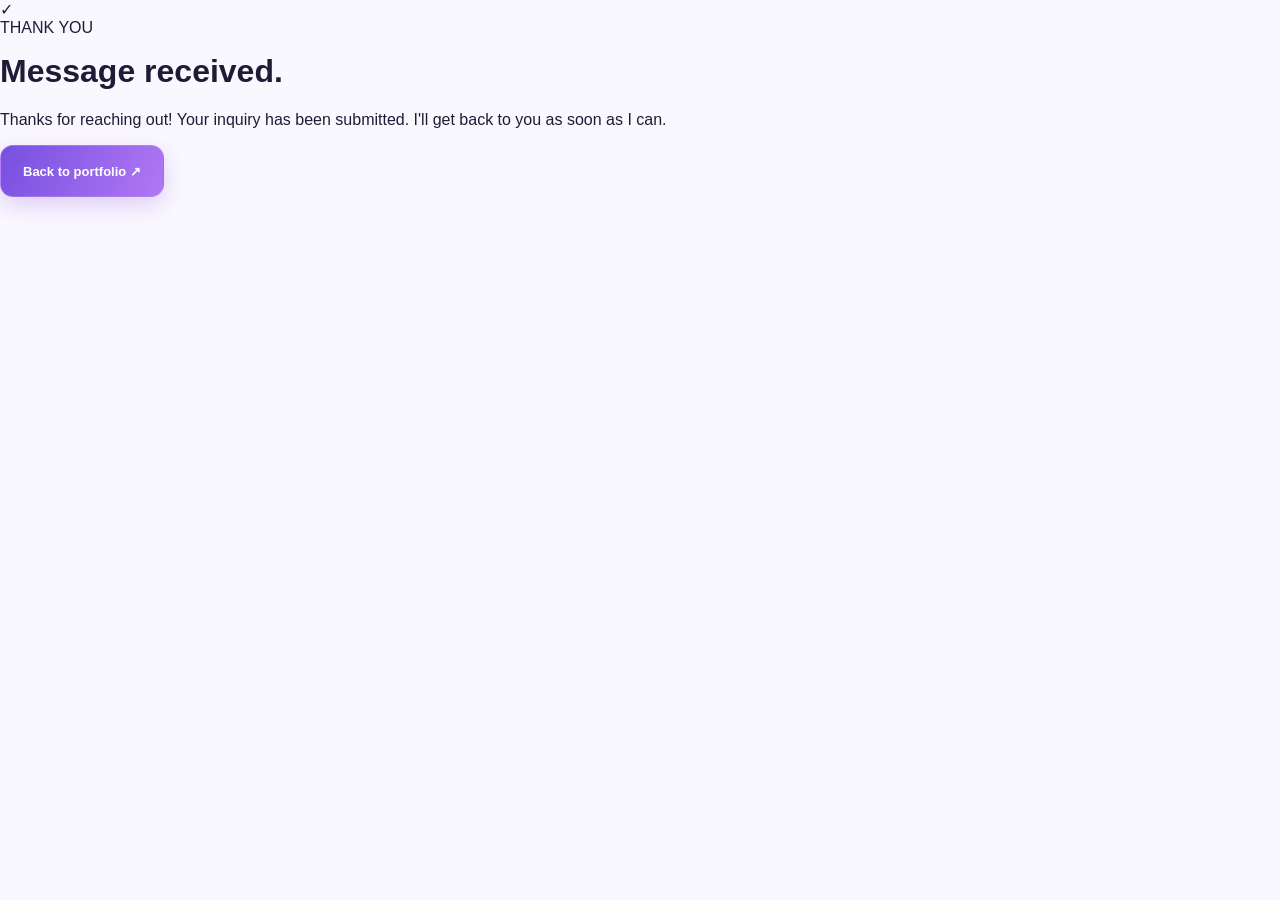
<file: thanks.html>
<!doctype html><html lang="en"><head><meta charset="utf-8"><meta name="viewport" content="width=device-width, initial-scale=1"><meta name="theme-color" content="#0b1020"><title>Message sent — Anastasiia Pyrohova</title><link rel="stylesheet" href="styles.css"><link rel="icon" href="favicon.svg" type="image/svg+xml"></head><body><main class="thanks-page"><div class="thanks-card"><div class="thanks-symbol">✓</div><p class="section-kicker">THANK YOU</p><h1>Message received<span class="accent-period">.</span></h1><p>Thanks for reaching out! Your inquiry has been submitted. I'll get back to you as soon as I can.</p><a class="button button-primary" href="/">Back to portfolio ↗</a></div></main></body></html>
</file>
<file: styles.css>
:root{--ink:#211a36;--ink-soft:#4d4960;--dark:#201a39;--dark-2:#2d214d;--violet:#8158e9;--violet-light:#c8adff;--lavender:#ece5ff;--paper:#faf8ff;--line:#e4dbee;--display:'Manrope','DM Sans',sans-serif;--body:'DM Sans',Arial,sans-serif;--radius:23px}
*{box-sizing:border-box}html{scroll-behavior:smooth;scroll-padding-top:96px}body{margin:0;background:var(--paper);color:var(--ink);font-family:var(--body);-webkit-font-smoothing:antialiased}img,svg{max-width:100%}img{display:block}button,input,textarea,select{font:inherit}a{color:inherit;text-decoration:none}button{cursor:pointer}p,h1,h2,h3{margin-top:0}h1,h2,h3{font-family:var(--display)}::selection{background:#a889f1;color:#fff}.wrap{width:min(1240px,calc(100% - 64px));margin:0 auto}.skip-link{position:absolute;top:-200px;left:20px;z-index:1000;background:#fff;color:#191331;padding:10px 20px;border-radius:8px}.skip-link:focus{top:20px}.top-accent{height:4px;background:linear-gradient(90deg,#51329f,#cda7ff,#684ad5)}
.dark-top{color:#fff;background:radial-gradient(ellipse 50% 70% at 76% 28%,#614185 0%,transparent 69%),radial-gradient(ellipse 50% 50% at 5% 25%,#332851 0%,transparent 80%),linear-gradient(135deg,#201a39 0%,#241a3f 55%,#2c2151 100%);position:relative;overflow:hidden}.dark-top:before{content:'';pointer-events:none;position:absolute;inset:0;background-image:radial-gradient(#ffffff17 0.75px,transparent .75px);background-size:29px 29px;mask-image:linear-gradient(to bottom,transparent 0%,#000 30%,transparent 100%)}.site-header{min-height:97px;display:flex;align-items:center;justify-content:space-between;position:relative;z-index:20;gap:24px}.brand{display:flex;align-items:center;gap:11px;min-width:235px}.brand-symbol{color:#c49cfb;font-size:32px;font-weight:800;letter-spacing:-.10em;font-family:var(--display);white-space:nowrap}.brand-symbol span,.footer-logo span{color:#b9d1ff}.brand-meta{display:flex;flex-direction:column;gap:3px}.brand-meta b{font-size:13px;letter-spacing:-.02em;white-space:nowrap}.brand-meta small{font-size:9px;color:#c5bbd7;white-space:nowrap}.nav{display:flex;gap:24px;align-items:center}.nav a{font-size:12px;color:#e0d9e9;transition:color .2s;white-space:nowrap}.nav a:hover,.nav a:focus-visible{color:#d4adff}.header-right{display:flex;align-items:center;gap:13px}.social-icon{width:24px;height:24px;display:grid;place-items:center;color:#e6dafd;transition:color .2s}.social-icon:hover{color:#bd97ff}.social-icon svg{width:20px;height:20px}.lang-toggle{border:1px solid #75678a;border-radius:10px;background:#ffffff07;color:white;min-width:57px;height:35px;font-size:11px;font-weight:700}.lang-toggle span{font-size:14px;color:#a6a1c2;margin-left:4px}.button{border:none;border-radius:13px;display:inline-flex;align-items:center;justify-content:center;gap:22px;padding:16px 22px;min-height:52px;font-size:13px;font-weight:800;transition:transform .2s,box-shadow .2s,background .2s;white-space:nowrap}.button:hover{transform:translateY(-2px)}.button:focus-visible,.nav a:focus-visible,a:focus-visible,button:focus-visible{outline:3px solid #be9eff;outline-offset:3px}.button-primary{color:white;background:linear-gradient(115deg,#7650df,#b177f4);box-shadow:0 8px 25px #9355da42;border:1px solid #c193ff70}.button-primary:hover{box-shadow:0 12px 35px #9259e670}.button-outline{color:#f8f5ff;background:#ffffff08;border:1px solid #a39ab2}.button-outline:hover{background:#ffffff1a}.button-compact{font-size:11px;min-height:37px;padding:9px 16px;border-radius:10px}.menu-toggle{display:none;position:relative;width:39px;height:39px;border:1px solid #78678f;background:#ffffff0a;border-radius:9px;flex-direction:column;justify-content:center;align-items:center;gap:6px}.menu-toggle span{height:2px;width:18px;background:white;display:block;border-radius:3px}.mobile-nav{position:relative;z-index:50;padding-bottom:17px}.mobile-nav[hidden]{display:none}.mobile-nav a{display:block;border-top:1px solid #7c699450;padding:13px 0;font-size:14px}
.hero{min-height:610px;display:grid;grid-template-columns:1.1fr .9fr;align-items:center;gap:26px;padding-top:50px;padding-bottom:57px;position:relative;z-index:1}.hero-copy{padding:20px 0 18px;position:relative;z-index:2}.availability{display:inline-flex;align-items:center;gap:9px;font-size:11px;background:#ffffff0c;border:1px solid #766987;border-radius:30px;padding:9px 13px;color:#f6f1ff;margin-bottom:46px}.live-dot{display:inline-block;width:8px;height:8px;background:#45eb9b;box-shadow:0 0 0 4px #44e59b18;border-radius:50%;flex-shrink:0}.hero-overline{letter-spacing:.18em;color:#c5a9ff;font-size:10px;font-weight:800;margin:0 0 15px}.hero h1{font-size:clamp(45px,4.15vw,73px);line-height:1.13;letter-spacing:-.06em;font-weight:800;margin-bottom:25px;white-space:nowrap}.gradient-title{background:linear-gradient(115deg,#be97ff,#e1b3f7 62%,#fff1ff);background-clip:text;-webkit-background-clip:text;color:transparent}.hero-lead{max-width:608px;color:#e3dce9;font-size:15px;line-height:1.85;margin-bottom:32px}.hero-actions{display:flex;align-items:center;flex-wrap:wrap;gap:14px}.hero-proof{margin-top:59px;display:flex;gap:29px;max-width:590px}.hero-proof>div{display:flex;flex-direction:column;gap:4px;max-width:160px;flex:1}.hero-proof>div+div{border-left:1px solid #9d8da07a;padding-left:25px}.hero-proof b{font-family:var(--display);font-size:29px;letter-spacing:-.08em;line-height:1;color:white}.hero-proof b span{color:#cbaaff}.hero-proof div>span{font-size:10px;color:#c7bed0;line-height:1.5}.hero-image-col{height:565px;position:relative;display:flex;align-items:flex-end;justify-content:center;isolation:isolate}.hero-image-glow{position:absolute;width:450px;height:450px;border-radius:50%;background:#9c79d7;top:45px;left:50%;transform:translateX(-50%);filter:blur(45px);opacity:.29;z-index:-1}.hero-image-frame{width:min(470px,100%);height:500px;overflow:hidden;border-radius:230px 230px 33px 33px;border:1px solid #d1aef854;box-shadow:0 23px 70px #0d071c6e;background:#e9e1fc;position:relative}.hero-image-frame img{width:100%;height:100%;object-fit:cover;object-position:center 22%}.hero-sticker{position:absolute;z-index:3;border:1px solid #d1c1ff64;background:#49395fbd;backdrop-filter:blur(14px);-webkit-backdrop-filter:blur(14px);border-radius:16px;box-shadow:0 13px 38px #0c082545;font-size:12px;line-height:1.4;color:#f1e7ff}.sticker-top{right:-12px;top:80px;display:flex;align-items:center;gap:10px;padding:12px 17px}.sticker-top b{font-weight:800}.sticker-mark{color:#d7b7ff;font-size:22px}.sticker-bottom{bottom:60px;left:-25px;padding:16px 19px;display:flex;align-items:center;gap:13px}.small-spark{font-size:29px;color:#c4a0ff}.photo-caption{position:absolute;bottom:-28px;font-weight:800;font-size:9px;color:#c4b7d3;letter-spacing:.13em;text-align:center}.tech-ticker{position:relative;border-top:1px solid #9d84b746;background:#19172f99;padding:20px 0}.tech-ticker-inner{display:flex;align-items:center;gap:29px}.ticker-label{font-size:10px;color:#a99abf;letter-spacing:.16em;font-weight:800;white-space:nowrap}.ticker-items{display:flex;flex-wrap:wrap;gap:10px 23px;align-items:center}.ticker-items span{font-weight:800;font-size:12px;color:#d5d0e2;white-space:nowrap}.ticker-items span:before{content:'✦';color:#9375d4;font-size:9px;margin-right:9px}
.section{padding:110px 0}.section-light{background:#f8f6ff;color:var(--ink)}.section-heading{display:flex;justify-content:space-between;align-items:flex-end;gap:42px;margin-bottom:36px}.section-heading>div{flex:1}.section-heading>p{width:min(375px,38%);color:#746c86;font-size:14px;line-height:1.85;margin:0 0 8px}.section-index{display:inline-block;font-size:11px;letter-spacing:.15em;color:#8150d8;font-weight:800;margin-bottom:19px}.section-heading h2,.about-left h2{font-size:clamp(37px,4.2vw,59px);letter-spacing:-.055em;line-height:1.14;font-weight:800;margin:0}.section-heading h2 em,.about-left h2 em{color:#8863df;font-style:normal}.services-grid{display:grid;grid-template-columns:repeat(4,minmax(0,1fr));gap:16px}.service-card{border:1px solid #e5ddeb;background:white;border-radius:19px;overflow:hidden;box-shadow:0 12px 28px #4a34730a;transition:transform .2s,box-shadow .2s}.service-card:hover{transform:translateY(-4px);box-shadow:0 16px 36px #4a347321}.service-card>img{width:100%;height:145px;object-fit:cover}.service-body{padding:20px 20px 21px}.service-num{font-size:11px;color:#8f6fcf;font-weight:800;display:flex;align-items:center;justify-content:space-between;margin-bottom:10px}.service-num>span{font-size:18px}.service-body h3{font-size:17px;line-height:1.25;letter-spacing:-.035em;margin-bottom:9px}.service-body p{font-size:11.5px;line-height:1.68;color:#776f83;margin-bottom:18px;min-height:78px}.mini-tags{display:flex;gap:5px;flex-wrap:wrap}.mini-tags span{background:#f1ecfc;border-radius:20px;color:#6f4ea9;padding:5px 7px;font-weight:700;font-size:9px}
.section-work{background:#f0eaff}.section-heading-work>p{color:#726b84}.filter-list{display:flex;flex-wrap:wrap;gap:9px;margin:0 0 28px}.filter-btn{border:1px solid #ddd2ec;background:#faf7ff;color:#756785;font-size:12px;font-weight:700;border-radius:26px;min-height:37px;padding:7px 16px;transition:background .2s,color .2s}.filter-btn:hover{background:#e4dbf6}.filter-btn.is-active{background:#302047;color:white;border-color:#302047}.projects-grid{display:grid;grid-template-columns:repeat(3,minmax(0,1fr));gap:22px}.project-card{background:#fff;border:1px solid #e1d5f1;border-radius:20px;overflow:hidden;box-shadow:0 13px 27px #40305909;transition:transform .2s}.project-card:hover{transform:translateY(-4px)}.project-media{height:238px;position:relative;overflow:hidden;background:linear-gradient(145deg,#e1d7fb 0%,#f8f5ff 65%,#e7e0f8 100%);display:grid;place-items:center}.project-media:before{content:'';position:absolute;width:240px;height:240px;left:-60px;top:-100px;border-radius:50%;background:#bcacf549}.project-media:after{content:'';position:absolute;width:230px;height:230px;right:-60px;bottom:-140px;border-radius:50%;background:#b5a0ee45}.project-image{height:100%;width:100%;object-fit:cover}.project-empty-box{width:72%;height:71%;border-radius:16px;border:2px dashed #b4a2da;background:#ffffff70;position:relative;display:flex;flex-direction:column;justify-content:center;align-items:center;gap:12px;z-index:2;text-align:center}.project-empty-icon{height:52px;width:59px;border-radius:13px;display:grid;place-items:center;background:#dbcef6;font-size:27px;color:#7f5cc0}.project-empty-label{font-size:11px;font-weight:800;letter-spacing:.12em;color:#8069aa}.project-media-num{position:absolute;top:17px;left:17px;background:#ffffffd6;border:1px solid #d5c7ef;border-radius:8px;padding:8px 11px;font-size:10px;color:#674d9b;font-weight:800;z-index:4}.project-body{padding:23px}.project-top{display:flex;justify-content:space-between;gap:8px;align-items:center;margin-bottom:13px}.project-category{font-size:10px;font-weight:800;color:#8a64c6;letter-spacing:.07em}.project-state{background:#f1ebfb;color:#8469b6;border-radius:15px;padding:5px 8px;font-size:9px;font-weight:800}.project-body h3{font-size:22px;line-height:1.24;letter-spacing:-.045em;margin:0 0 9px}.project-body p{font-size:12px;color:#736c82;line-height:1.7;min-height:41px}.project-tags{display:flex;flex-wrap:wrap;gap:6px;margin:18px 0 0}.project-tags span{font-size:10px;font-weight:700;background:#f4f0fb;color:#7966a0;border-radius:12px;padding:5px 9px}.project-view{display:inline-flex;align-items:center;gap:10px;color:#734ec2;font-size:12px;font-weight:800;margin-top:15px}.work-footnote{margin-top:22px;color:#8f829f;font-size:11px;line-height:1.6}
.section-about{background:#231a3b;color:#fff;position:relative;overflow:hidden}.section-about:before{content:'';position:absolute;right:-130px;top:-240px;width:670px;height:670px;border-radius:50%;background:radial-gradient(circle,#7d5db039,transparent 68%);pointer-events:none}.about-layout{display:grid;grid-template-columns:.91fr 1.09fr;gap:85px;position:relative}.about-left h2{margin-bottom:31px}.about-left h2 em{color:#c6a6ff}.about-left>.about-strong{color:#f2edfc;font-size:17px;line-height:1.8;font-weight:600}.about-left>p{font-size:13px;line-height:1.97;color:#c9c0d8}.about-actions{margin-top:27px;display:flex;align-items:center;flex-wrap:wrap;gap:22px}.button-soft{color:#3e2864;background:#e6d5ff;border:1px solid #efe3ff}.inline-link{font-size:12px;color:#cdaeff;font-weight:800;border-bottom:1px solid #9a74d3;padding-bottom:5px}.about-card{background:#ffffff0c;border:1px solid #8875a03d;border-radius:19px;padding:29px 30px}.about-card-top{display:flex;justify-content:space-between;font-size:10px;font-weight:800;color:#c8a9ff;letter-spacing:.13em;margin-bottom:26px}.timeline-row{display:grid;grid-template-columns:94px 1fr;gap:20px;padding:18px 0;border-top:1px solid #a69ab12b}.timeline-row>span{font-size:11px;color:#bca6d5;font-weight:800}.timeline-row h3{font-size:15px;line-height:1.4;margin-bottom:5px;letter-spacing:-.02em}.timeline-row p{font-size:11px;color:#beb3cf;line-height:1.6;margin:0}.about-tech-card{margin-top:14px;background:#ffffff0a;border:1px solid #8875a03d;border-radius:18px;padding:21px 26px}.about-tech-card b{display:block;font-size:10px;letter-spacing:.12em;color:#c5a8ff;margin-bottom:15px}.about-tech-card>div{display:flex;flex-wrap:wrap;gap:7px}.about-tech-card span{font-size:10px;border-radius:14px;border:1px solid #b9a7d44a;padding:6px 10px;color:#e1d5f8}
.section-achievements{background:#faf7ff}.achievement-grid{display:grid;grid-template-columns:repeat(4,minmax(0,1fr));gap:15px}.achievement-card{min-height:240px;display:flex;flex-direction:column;background:#fff;border:1px solid #e5dbf0;border-radius:18px;padding:25px 23px;transition:transform .2s}.achievement-card:hover{transform:translateY(-3px)}.achievement-icon{display:grid;place-items:center;width:43px;height:43px;border-radius:13px;background:#f1e8ff;color:#8460d0;font-size:24px}.achievement-year{font-weight:800;font-size:10px;letter-spacing:.11em;color:#9474c7;margin-top:19px}.achievement-card h3{font-size:19px;line-height:1.3;margin:8px 0}.achievement-card p{font-size:12px;line-height:1.7;color:#766c86;margin-bottom:0}
.contact-wrap{background:#faf7ff;padding-top:0;padding-bottom:76px}.contact-panel{color:white;border-radius:28px;background:radial-gradient(circle at 90% 10%,#684598,transparent 41%),linear-gradient(135deg,#241b3a,#302045 72%,#352153);position:relative;overflow:hidden;padding:70px 76px;display:grid;grid-template-columns:1.15fr .85fr;gap:50px;min-height:415px}.contact-panel:before{content:'✧';position:absolute;right:60px;top:15px;font-size:170px;line-height:1;color:#ffffff0a;pointer-events:none}.contact-copy{position:relative;z-index:2}.contact-eyebrow{display:flex;align-items:center;gap:11px;letter-spacing:.12em;font-size:10px;font-weight:800;color:#d0bee8}.contact-copy h2{font-size:clamp(44px,5vw,73px);line-height:1.06;letter-spacing:-.055em;margin:20px 0 20px}.contact-copy h2 em{font-style:normal;color:#cda4ff}.contact-copy>p{max-width:500px;color:#d9cfe6;font-size:14px;line-height:1.88}.contact-buttons{display:flex;gap:12px;flex-wrap:wrap;margin-top:24px}.contact-other{display:flex;gap:15px;flex-wrap:wrap;align-items:center;margin-top:35px}.contact-other span{font-size:10px;color:#ab9bbc;letter-spacing:.11em;font-weight:800;margin-right:3px}.contact-other a{font-size:12px;color:#e6d1ff;font-weight:800}.contact-other a:hover{text-decoration:underline}.contact-side-note{align-self:center;justify-self:center;width:min(270px,100%);position:relative;z-index:2;border:1px solid #aa91c98c;border-radius:23px;padding:35px 27px;background:#ffffff0e;backdrop-filter:blur(7px);transform:rotate(5deg)}.contact-side-note>span{font-size:60px;color:#d7b2ff;line-height:1}.contact-side-note>div{font-size:23px;letter-spacing:-.05em;font-family:var(--display);font-weight:800;line-height:1.4;margin:18px 0}.contact-side-note small{letter-spacing:.1em;font-size:8px;font-weight:800;color:#bcacd1}.contact-form-card{border:1px solid #a186c376;border-radius:16px;background:#171229b8;padding:25px;position:relative;z-index:2}.contact-form-card[hidden]{display:none}.contact-form-label{font-size:11px;letter-spacing:.12em;color:#cebcf0;font-weight:800;margin-bottom:21px}.form-row{margin-bottom:13px}.form-row label{display:block;font-size:11px;margin-bottom:7px;font-weight:700;color:#e7e0f3}.form-row input,.form-row select,.form-row textarea{width:100%;border:1px solid #665576;border-radius:9px;background:#342747;color:#fff;padding:11px;font-size:12px}.form-row textarea{resize:vertical}.form-row select option{color:#1b1933;background:white}.form-button{width:100%;justify-content:space-between}.form-note{color:#af9dc4;font-size:10px;line-height:1.5}.site-footer{background:#faf7ff;border-top:1px solid #e4dcee;color:#766b87}.footer-inner{min-height:80px;display:flex;align-items:center;gap:22px}.footer-logo{font-family:var(--display);font-size:27px;letter-spacing:-.1em;color:#49316d;font-weight:800}.footer-logo span{color:#9668df}.footer-inner>span{flex:1;font-size:11px}.footer-top{font-size:12px;color:#714ec1;font-weight:700}
[hidden]{display:none!important}
@media (max-width:1190px){.wrap{width:min(100% - 48px,1240px)}.nav{gap:16px}.brand{min-width:204px}.brand-meta b{font-size:12px}.brand-meta small{font-size:8px}.header-right{gap:9px}.hero h1{font-size:clamp(43px,4.5vw,60px)}.hero-image-col{height:505px}.hero-image-frame{height:445px}.sticker-top{right:-4px}.services-grid{grid-template-columns:repeat(4,minmax(0,1fr))}.service-body{padding:19px 15px}.service-body p{min-height:109px}}
@media (max-width:1030px){.desktop-nav,.desktop-social{display:none}.menu-toggle{display:flex}.hero{gap:10px}.hero-image-frame{height:425px}.hero-image-col{height:485px}.hero-sticker{font-size:10px}.hero h1{font-size:clamp(41px,4.7vw,54px)}.hero-lead{font-size:13px}.services-grid{grid-template-columns:repeat(2,minmax(0,1fr))}.service-card>img{height:205px}.service-body p{min-height:0}.about-layout{gap:37px}.projects-grid{grid-template-columns:repeat(2,minmax(0,1fr))}.achievement-grid{grid-template-columns:repeat(2,minmax(0,1fr))}}
@media (max-width:780px){.wrap{width:calc(100% - 36px)}.site-header{min-height:78px}.header-cta{display:none}.hero{grid-template-columns:1fr;gap:20px;padding-top:26px;padding-bottom:56px}.hero-copy{padding:15px 0 0}.availability{margin-bottom:29px}.hero h1{font-size:clamp(47px,7.6vw,72px);white-space:normal}.hero-lead{font-size:14px;max-width:650px}.hero-proof{margin-top:35px}.hero-image-col{height:540px;max-width:570px;width:100%;margin:0 auto}.hero-image-frame{height:490px;width:470px}.hero-image-glow{width:420px}.sticker-top{right:10px}.sticker-bottom{left:8px}.photo-caption{bottom:-19px}.section{padding:80px 0}.section-heading{align-items:flex-start;flex-direction:column;gap:12px}.section-heading>p{width:100%;max-width:540px}.about-layout{grid-template-columns:1fr;gap:35px}.contact-panel{padding:53px 39px;grid-template-columns:1fr}.contact-side-note{justify-self:start;transform:rotate(-3deg);margin-top:7px}.contact-wrap{padding-top:0;padding-bottom:56px}.tech-ticker-inner{align-items:start;flex-direction:column;gap:11px}.ticker-items{gap:8px 18px}}
@media (max-width:520px){.wrap{width:calc(100% - 30px)}.brand-meta b{font-size:11px}.brand-meta small{font-size:7px}.brand-symbol{font-size:29px}.site-header{gap:10px}.header-right{gap:8px}.lang-toggle{min-width:52px}.hero{padding-top:17px}.availability{font-size:10px;margin-bottom:28px}.hero-overline{font-size:9px;letter-spacing:.13em}.hero h1{font-size:clamp(42px,9.2vw,56px);letter-spacing:-.06em}.hero-lead{font-size:13px;line-height:1.75;margin-bottom:23px}.hero-actions{gap:8px}.hero-actions .button{padding:13px 15px;min-height:46px;font-size:11px;gap:12px}.hero-proof{gap:12px}.hero-proof b{font-size:26px}.hero-proof>div+div{padding-left:12px}.hero-proof div>span{font-size:9px}.hero-image-col{height:405px;margin-top:8px}.hero-image-frame{height:375px;width:360px;border-radius:190px 190px 20px 20px}.hero-image-glow{width:300px;height:300px}.hero-sticker{border-radius:11px;font-size:9px}.sticker-top{right:-3px;top:55px;padding:8px}.sticker-bottom{bottom:35px;left:-4px;padding:9px 10px}.small-spark{font-size:22px}.photo-caption{font-size:8px;bottom:-24px}.tech-ticker{padding:19px 0}.ticker-items{gap:11px}.ticker-items span{font-size:11px}.section{padding:70px 0}.section-index{font-size:9px;margin-bottom:14px}.section-heading h2,.about-left h2{font-size:clamp(37px,9vw,49px)}.section-heading>p{font-size:12px}.services-grid,.projects-grid,.achievement-grid{grid-template-columns:1fr;gap:14px}.service-card>img{height:175px}.service-body{padding:22px}.service-body h3{font-size:21px}.service-body p{font-size:12px}.project-media{height:230px}.project-body{padding:21px}.project-body h3{font-size:21px}.filter-list{gap:7px}.filter-btn{font-size:10px;padding:7px 12px;min-height:34px}.about-left>.about-strong{font-size:15px}.about-left>p{font-size:12px}.about-card{padding:20px 17px}.timeline-row{grid-template-columns:77px 1fr;gap:9px}.timeline-row>span{font-size:9px}.timeline-row h3{font-size:13px}.timeline-row p{font-size:10px}.contact-panel{padding:44px 22px;border-radius:19px}.contact-copy h2{font-size:clamp(44px,11vw,60px)}.contact-copy>p{font-size:12px}.contact-other{gap:11px}.contact-other span{width:100%}.contact-side-note{width:100%;max-width:290px}.footer-inner{flex-wrap:wrap;padding:18px 0;gap:10px}.footer-inner>span{font-size:10px;order:3;width:100%;flex:auto}.footer-top{margin-left:auto}}
@media(prefers-reduced-motion:reduce){html{scroll-behavior:auto}*,*:before,*:after{animation-duration:.01ms!important;transition-duration:.01ms!important}}

/* Founder and collaborator story */
.section-team{background:linear-gradient(143deg,#f3ecff 0%,#faf8ff 54%,#e9defc 100%);color:#211832;position:relative;overflow:hidden}
.section-team:before{content:"";position:absolute;width:380px;height:380px;border:65px solid #dbcbf46e;border-radius:50%;right:-160px;bottom:-180px;pointer-events:none}
.team-layout{display:grid;grid-template-columns:1fr .98fr;gap:66px;align-items:center;position:relative}
.team-intro h2{font-size:clamp(37px,4.2vw,65px);line-height:1.12;letter-spacing:-.06em;margin:16px 0 25px;font-family:var(--display);font-weight:800}
.team-intro h2 em{font-style:normal;color:#895bd1}
.team-intro p{color:#71647e;font-size:14px;line-height:1.9;max-width:590px}
.team-intro .team-lead{color:#29223e;font-weight:700;font-size:17px;line-height:1.7}
.team-actions{display:flex;flex-wrap:wrap;align-items:center;gap:17px;margin-top:27px}
.team-note{font-size:11px;font-weight:700;color:#756487}
.team-visual{background:#fff;border:1px solid #ded1f0;border-radius:24px;padding:27px;box-shadow:0 25px 70px #3f1d6b13}
.founder-headline{display:flex;align-items:center;gap:18px;padding:24px;background:linear-gradient(126deg,#34234c,#513479);color:white;border-radius:17px;margin-bottom:25px}
.founder-mark{background:#ffffff16;width:64px;height:64px;flex:0 0 64px;border-radius:17px;display:grid;place-items:center;color:#d8b9ff;font-size:40px}
.founder-eyebrow{display:block;color:#d3b5f4;font-weight:800;font-size:10px;letter-spacing:.15em}
.founder-headline h3{font-size:32px;letter-spacing:-.05em;margin:2px 0 0}.founder-headline h3 span{color:#d7baff;font-size:20px}
.founder-headline p{color:#ddcfef;font-size:11px;margin:2px 0 0;line-height:1.5}
.team-panel-head{display:flex;justify-content:space-between;color:#9c78c7;font-size:10px;font-weight:800;letter-spacing:.12em;padding-bottom:13px}
.team-expertise{display:grid;grid-template-columns:1fr 1fr;gap:9px}
.team-expertise>div{border-radius:13px;background:#f4effb;border:1px solid #e9def5;padding:15px 12px;display:flex;align-items:center;gap:11px;min-width:0}
.team-expertise>div>span:first-child{color:#ac89ce;font-size:10px;font-weight:800}
.team-expertise b{font-size:11px;line-height:1.45;font-weight:800;flex:1}
.team-icon{font-size:18px;color:#8a59cf}
.team-disclosure{font-size:10px;line-height:1.6;color:#867792;margin:17px 3px 0}
/* Deliberate placeholder cards awaiting authentic photographs or screenshots */
.project-empty-box{border:2px dashed #a989d6;background:#ffffffb8;box-shadow:0 15px 50px #6a4ea21a}
.project-empty-label{letter-spacing:.05em;line-height:1.45;padding:0 12px}
.project-card.is-draft{box-shadow:none}
.project-link-disabled{opacity:.72;cursor:default}
@media (max-width:1030px){.team-layout{gap:28px}.team-visual{padding:18px}.team-expertise>div{padding:11px 8px;gap:6px}}
@media (max-width:780px){.team-layout{grid-template-columns:1fr;gap:30px}.team-intro h2{font-size:clamp(39px,7vw,60px)}.team-visual{max-width:650px}}
@media (max-width:520px){.team-intro .team-lead{font-size:15px}.team-intro p{font-size:12px}.team-visual{padding:13px}.founder-headline{padding:17px;gap:12px}.founder-mark{width:48px;height:48px;flex-basis:48px;font-size:30px}.founder-headline h3{font-size:26px}.team-expertise{grid-template-columns:1fr 1fr}.team-expertise b{font-size:10px}.team-expertise>div{gap:4px;padding:11px 8px}.team-icon{font-size:13px}.team-actions{align-items:flex-start;flex-direction:column}}

/* Portfolio v2: clear hierarchy for experience, professional training & skills */
.about-right{min-width:0}
.training-card{margin-top:15px}
.about-tech-card{padding:25px 27px}
.about-tech-card>.toolkit-group{display:block;padding:12px 0 0;margin:0;border:0;border-top:1px solid #a99ab52b}
.about-tech-card>.toolkit-group+.toolkit-group{margin-top:12px}
.about-tech-card>.toolkit-group h3{font-size:10px;font-weight:800;letter-spacing:.08em;line-height:1.45;color:#baa9d4;margin:0 0 10px}
.about-tech-card>.toolkit-group .toolkit-chips{display:flex;flex-wrap:wrap;gap:7px}
.about-tech-card>.toolkit-group .toolkit-chips span{border:1px solid #b9a7d44a;color:#e6dcfa;border-radius:14px;padding:6px 10px;font-size:10px;line-height:1.3}
.hero-sticker.sticker-top{max-width:195px;min-width:160px}
.hero-sticker.sticker-bottom{max-width:245px}
.hero-sticker .sticker-mark{flex-shrink:0}
.founder-headline .aligna-link{color:inherit;display:inline-flex;align-items:center;gap:7px}
.founder-headline .aligna-link:hover,.founder-headline .aligna-link:focus-visible{color:#e1c6ff;text-decoration:underline;text-underline-offset:4px}
.founder-headline .founder-visit{display:inline-block;margin:10px 0 0;color:#d5b9ff;font-size:11px;font-weight:800;text-decoration:underline;text-underline-offset:4px}
.certificate-link{font-size:11px;font-weight:800;color:#8057c9;display:inline-block;margin-top:auto;padding-top:12px;text-decoration:underline;text-underline-offset:4px}
.certificate-link:hover{color:#593ba7}
.contact-buttons .button-primary{box-shadow:0 8px 24px #a16cfa44}
@media(max-width:780px){.about-tech-card>.toolkit-group .toolkit-chips{gap:7px}.hero-sticker.sticker-top{max-width:190px}.hero-sticker.sticker-bottom{max-width:230px}}
@media(max-width:520px){.hero-sticker.sticker-top{min-width:0;max-width:172px;right:-1px}.hero-sticker.sticker-bottom{max-width:210px;left:0}.about-tech-card{padding:20px 17px}.about-card{padding:21px 18px}.training-card{margin-top:13px}}


section#work {
    display: none;
}
</file>
